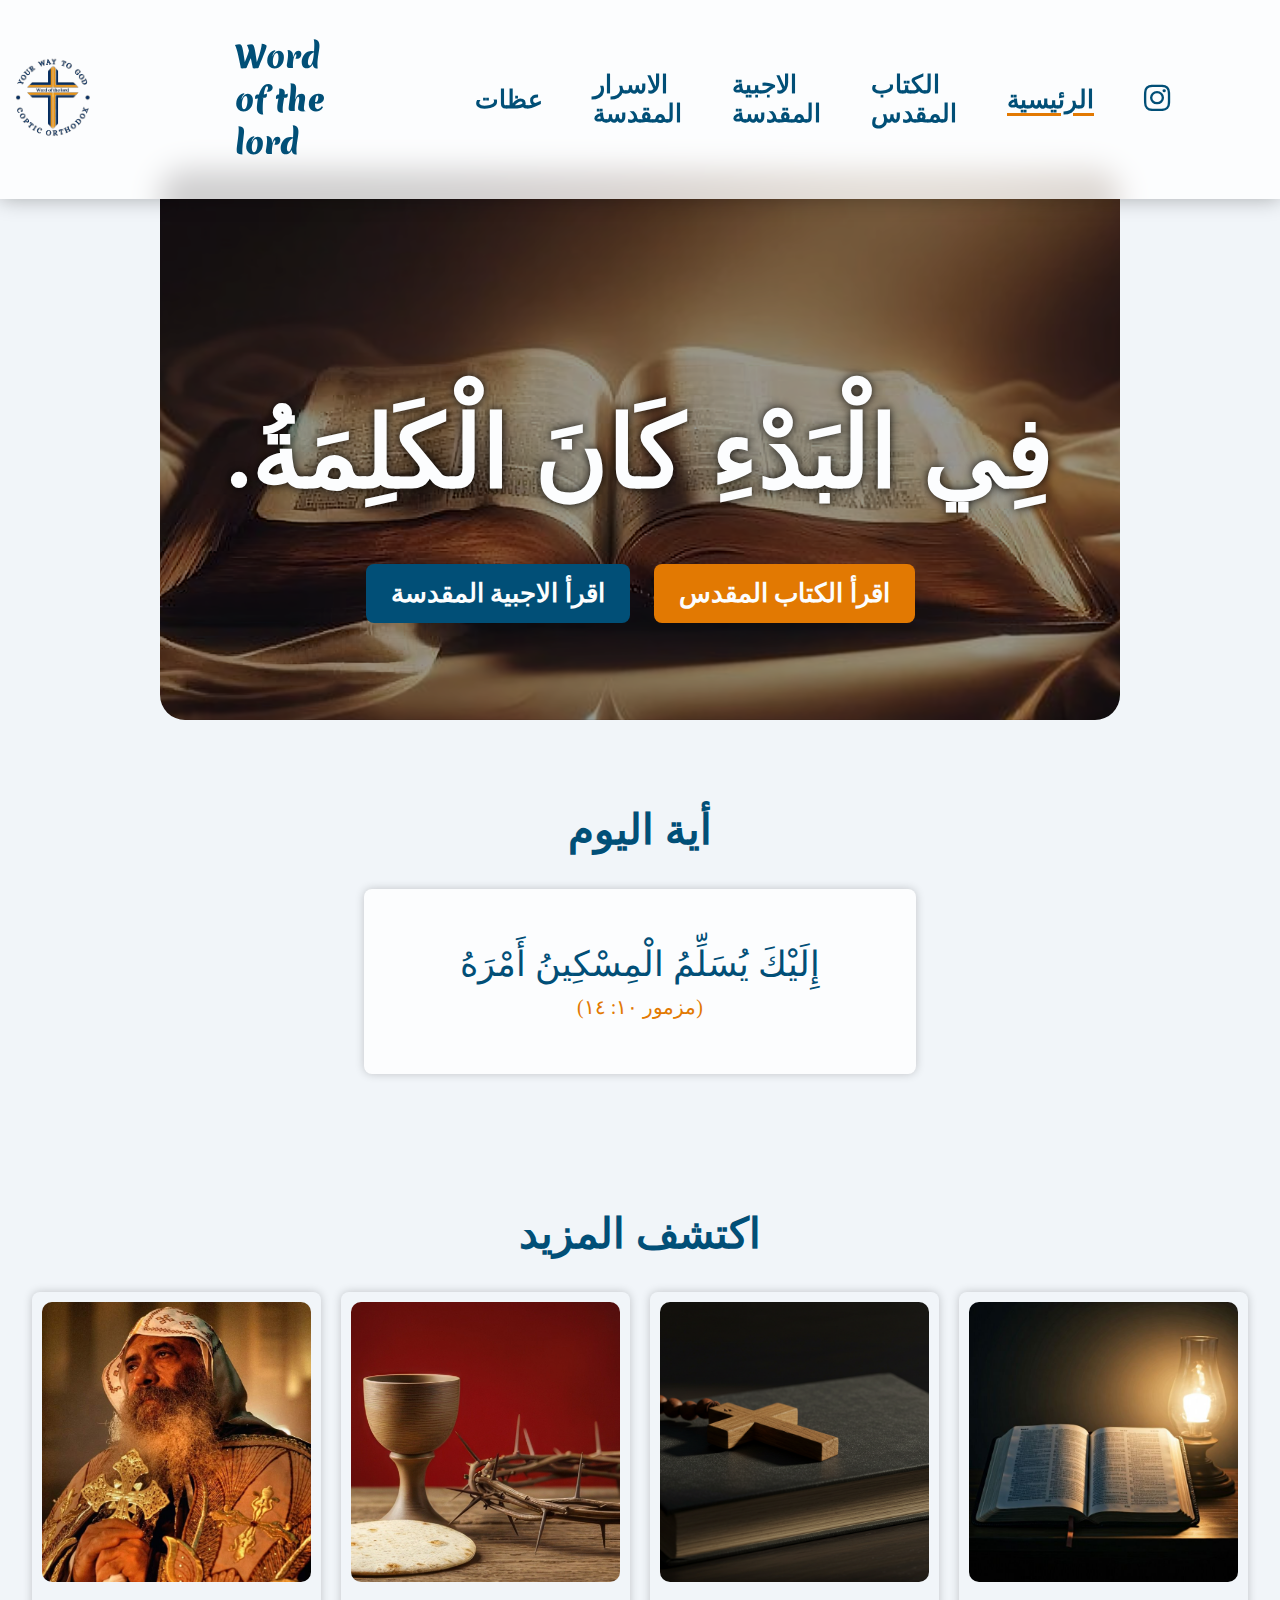
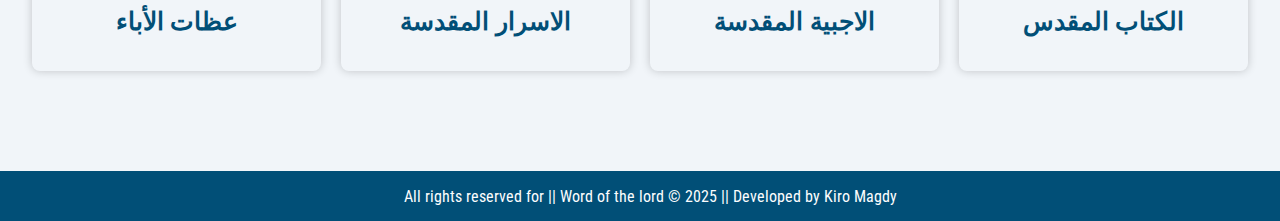
<file: index.html>
<!DOCTYPE html>
<html lang="en , ar">
<head>
    <meta charset="UTF-8">
    <meta name="viewport" content="width=device-width, initial-scale=1.0">
    <link rel="stylesheet" href="https://cdnjs.cloudflare.com/ajax/libs/font-awesome/6.0.0-beta3/css/all.min.css"/>
    <link href="https://fonts.googleapis.com/css2?family=Material+Symbols+Outlined"rel="stylesheet"/>
    <link rel="stylesheet" href="Css/style.css">
    <link rel="icon" href="Materials/Title-Logo.svg" />
    <title>Word of the lord</title>
</head>
<body>
    <nav>
        <div class="nav-container">
            <div class="nav-logo">
                <a href="index.html">
                    <img src="Materials/Logo.svg" alt="Logo">
                </a>
            </div>
            <div>
                <h2>Word of the lord</h2>
            </div>
            <div class="nav-links">
                <a href="Ezaat.html">عظات</a>
                <a href="Asrar.html">الاسرار المقدسة</a>
                <a href="Agpeya.html">الاجبية المقدسة</a>
                <a href="Bible.html">الكتاب المقدس</a>
                <a href="index.html"><span>الرئيسية</span></a>
                <a href="https://www.instagram.com/word_of_the.lord/" target="_blank"><i class="fa-brands fa-instagram"></i></a>
            </div>
        </div>
    </nav>

    <div class="hero-container">
        <img src="Materials/Hero-1.png" alt="Hero">
    </div>
    <article class="overlay-text">
        <h1>.<span>فِي الْبَدْءِ كَانَ الْكَلِمَةُ</span></h1>
        <a href="Bible.html" style="margin-left: 20px; background-color: var(--tertiary-color);">اقرأ الكتاب المقدس</a>
        <a href="Agpeya.html">اقرأ الاجبية المقدسة</a>
    </article>

    <main>
        <h2 class="title">أية اليوم</h2>
        <div class="verses-card">
            <div class="verse-text">
                <p id="verses">مَلاَكُ الرَّبِّ حَالٌّ حَوْلَ خَائِفِيهِ، وَيُنَجِّيهِمْ<span>(المزامير ٣٤: ٧)</span></p>
            </div>
        </div>
    </main>
    <main>
        <h2 class="title">اكتشف المزيد</h2>
        <div class="discover-container">
            <div class="discover-card">
                <a href="Ezaat.html">
                    <img src="Materials/azat.jpeg" alt="">
                    <h3>عظات الأباء</h3>
                </a>
            </div>
            <div class="discover-card">
                <a href="Asrar.html">
                    <img src="Materials/Asrar.jpg" alt="">
                    <h3>الاسرار المقدسة</h3>
                </a>
            </div>
            <div class="discover-card">
                <a href="Agpeya.html">
                    <img src="Materials/Agpeya.jpg" alt="">
                    <h3>الاجبية المقدسة</h3>
                </a>
            </div>
            <div class="discover-card">
                <a href="Bible.html">
                    <img src="Materials/Bible-book.jpeg" alt="">
                    <h3>الكتاب المقدس</h3>
                </a>
            </div>
        </div>
    </main>
    <footer>
        <p>All rights reserved for || Word of the lord &copy; 2025 || Developed by Kiro Magdy</p>
    </footer>
    <script src="JS/Scripts.js"></script>
</body>
</html>
</file>
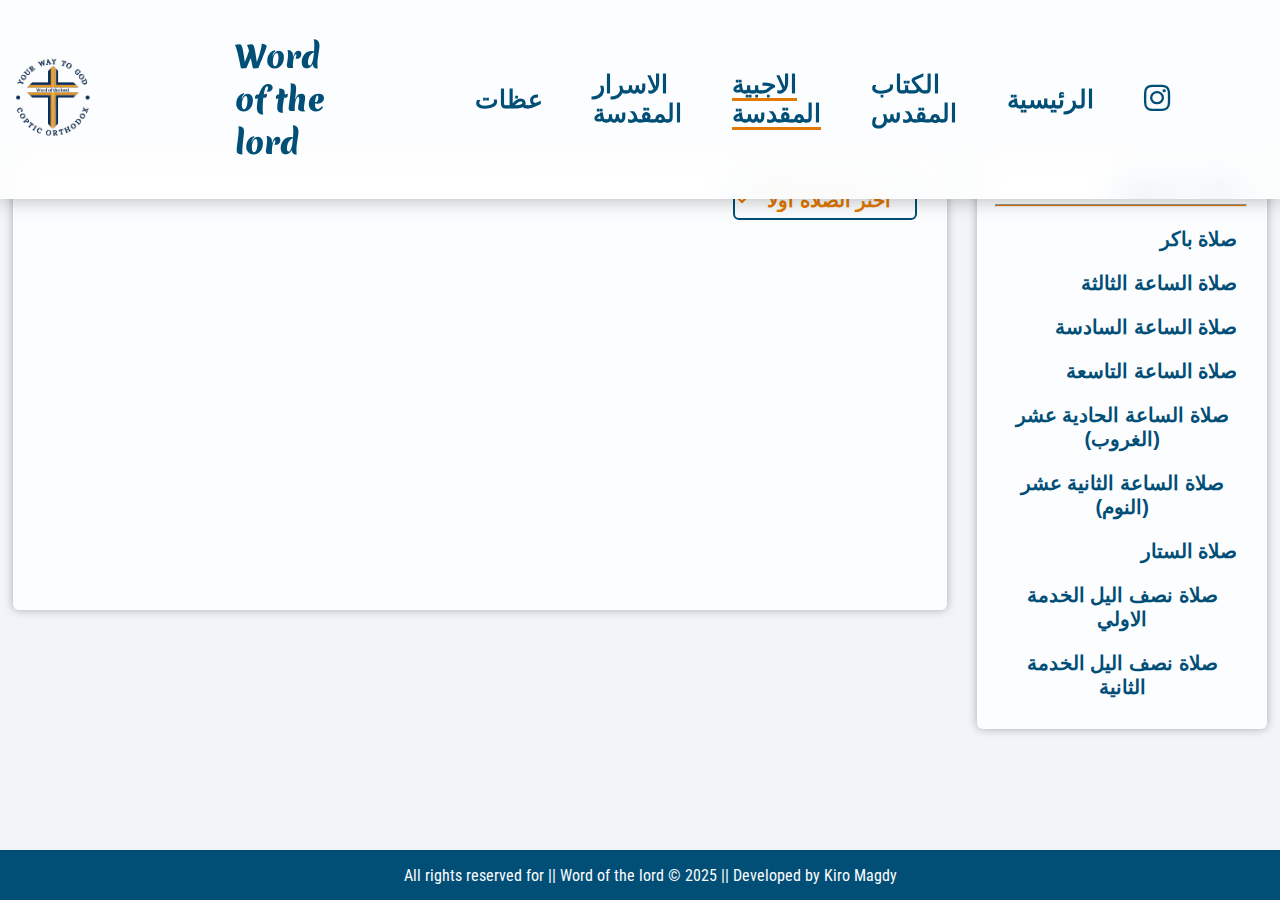
<file: Agpeya.html>
<!DOCTYPE html>
<html lang="en , ar">
<head>
    <meta charset="UTF-8">
    <meta name="viewport" content="width=device-width, initial-scale=1.0">
    <link rel="stylesheet" href="https://cdnjs.cloudflare.com/ajax/libs/font-awesome/6.0.0-beta3/css/all.min.css"/>
    <link href="https://fonts.googleapis.com/css2?family=Material+Symbols+Outlined"rel="stylesheet"/>
    <link rel="stylesheet" href="Css/style.css">
    <link rel="icon" href="Materials/Title-Logo.svg" />
    <title>Word of the lord-الاجبية المقدسة</title>
</head>
<body>
    <nav>
        <div class="nav-container">
            <div class="nav-logo">
                <a href="index.html">
                    <img src="Materials/Logo.svg" alt="Logo">
                </a>
            </div>
            <div>
                <h2>Word of the lord</h2>
            </div>
            <div class="nav-links">
                <a href="Ezaat.html">عظات</a>
                <a href="Asrar.html">الاسرار المقدسة</a>
                <a href="Agpeya.html"><span>الاجبية المقدسة</span></a>
                <a href="Bible.html">الكتاب المقدس</a>
                <a href="index.html">الرئيسية</a>
                <a href="https://www.instagram.com/word_of_the.lord/" target="_blank"><i class="fa-brands fa-instagram"></i></a>
            </div>
        </div>
    </nav>
    <main>
        <div class="agpeya-main-container">
            <div class="agpeya-container-prayers-text">
                <label for="agpeya-container-prayers-text-select"></label>
                <select name="agpeya-container-prayers-text-select" id="agpeya-container-prayers-text-select">
                    <option value="" disabled selected>اختر الصلاة اولاً</option>
                </select>
                <p></p>
            </div>
            <div class="agpeya-container-prayers-name">
                <h2>صلوات السواعي</h2>
                <hr>
                <div class="agpeya-container-prayers-name-btns">
                    <button>صلاة باكر</button>
                    <button>صلاة الساعة الثالثة</button>
                    <button>صلاة الساعة السادسة</button>
                    <button>صلاة الساعة التاسعة</button>
                    <button>صلاة الساعة الحادية عشر (الغروب)</button>
                    <button>صلاة الساعة الثانية عشر (النوم)</button>
                    <button>صلاة الستار</button>
                    <button>صلاة نصف اليل الخدمة الاولي</button>
                    <button>صلاة نصف اليل الخدمة الثانية</button>
                </div>
            </div>
        </div>
    </main>
    <footer>
        <p>All rights reserved for || Word of the lord &copy; 2025 || Developed by Kiro Magdy</p>
    </footer>
    <script src="JS/Scripts.js"></script>
</body>
</html>
</file>
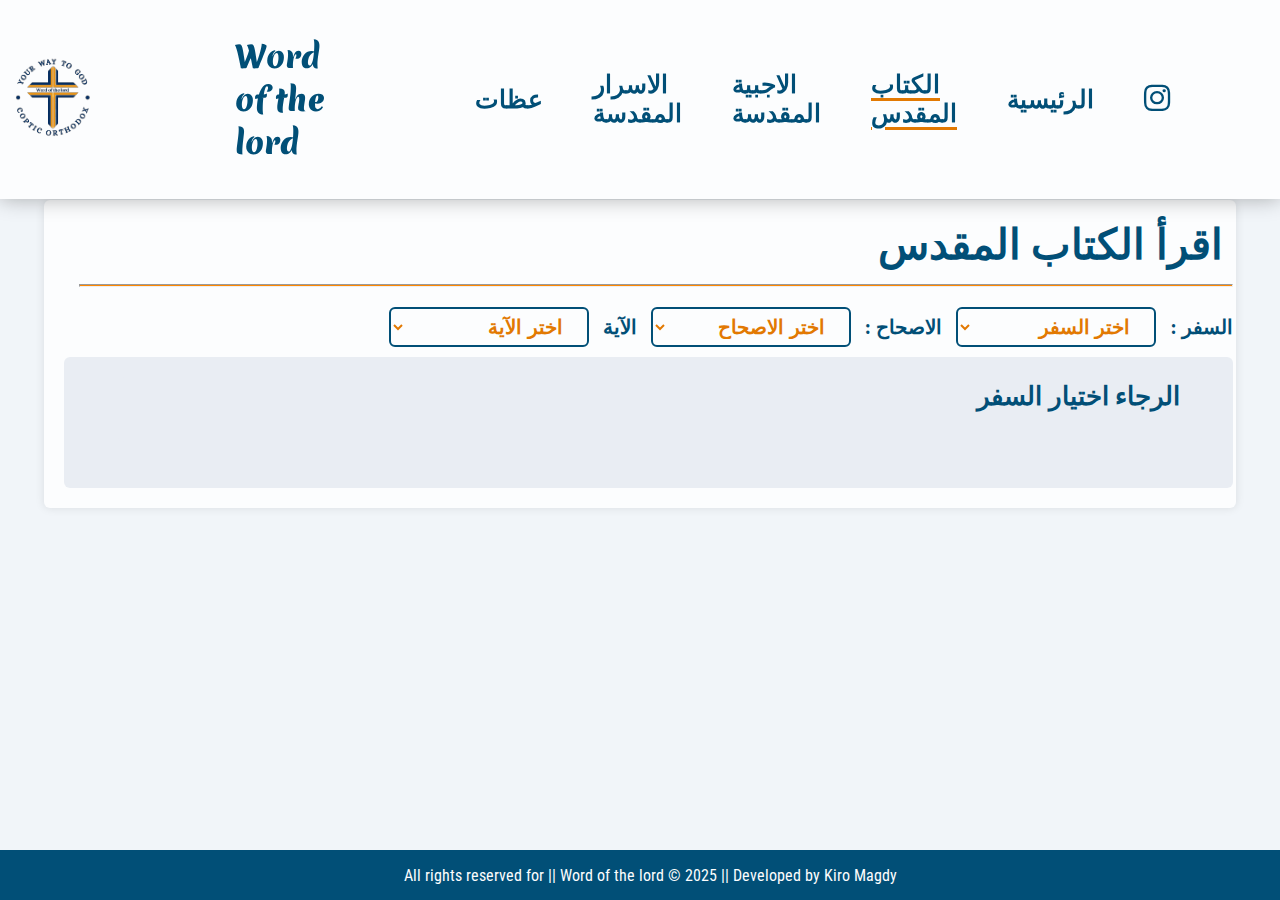
<file: Bible.html>
<!DOCTYPE html>
<html lang="en , ar">
<head>
    <meta charset="UTF-8">
    <meta name="viewport" content="width=device-width, initial-scale=1.0">
    <link rel="stylesheet" href="https://cdnjs.cloudflare.com/ajax/libs/font-awesome/6.0.0-beta3/css/all.min.css"/>
    <link href="https://fonts.googleapis.com/css2?family=Material+Symbols+Outlined"rel="stylesheet"/>
    <link rel="stylesheet" href="Css/style.css">
    <link rel="icon" href="Materials/Title-Logo.svg" />
    <title>Word of the lord-الكتاب المقدس</title>
</head>
<body>
    <nav>
        <div class="nav-container">
            <div class="nav-logo">
                <a href="index.html">
                    <img src="Materials/Logo.svg" alt="Logo">
                </a>
            </div>
            <div>
                <h2>Word of the lord</h2>
            </div>
            <div class="nav-links">
                <a href="Ezaat.html">عظات</a>
                <a href="Asrar.html">الاسرار المقدسة</a>
                <a href="Agpeya.html">الاجبية المقدسة</a>
                <a href="Bible.html"><span>الكتاب المقدس</span></a>
                <a href="index.html">الرئيسية</a>
                <a href="https://www.instagram.com/word_of_the.lord/" target="_blank"><i class="fa-brands fa-instagram"></i></a>
            </div>
        </div>
    </nav>
    <main class="bible-main-container">
            <h2>اقرأ الكتاب المقدس</h2>
            <hr>
            <div class="select-bible-container">
                <div>
                    <select id="verse-select">
                        <option value="" disabled selected>اختر الآية</option>
                    </select>
                    <label for="verse-select">السفر :</label>

                    <select id="book-select">
                        <option value="" disabled selected></option>
                    </select>
                  <label for="book-select">الاصحاح :</label>

                    <select id="chapter-select">
                        <option value="" disabled selected>اختر الاصحاح</option>
                    </select>
                    <label for="chapter-select">الآية</label>
                  </div>
              </div>
              <div class="verse-display-container">
                  <p id="bible-content-area" class="verse-text"></p>
              </div>
    </main>
    <footer>
        <p>All rights reserved for || Word of the lord &copy; 2025 || Developed by Kiro Magdy</p>
    </footer>
    <script src="JS/Scripts.js"></script>
</body>
</html>
</file>
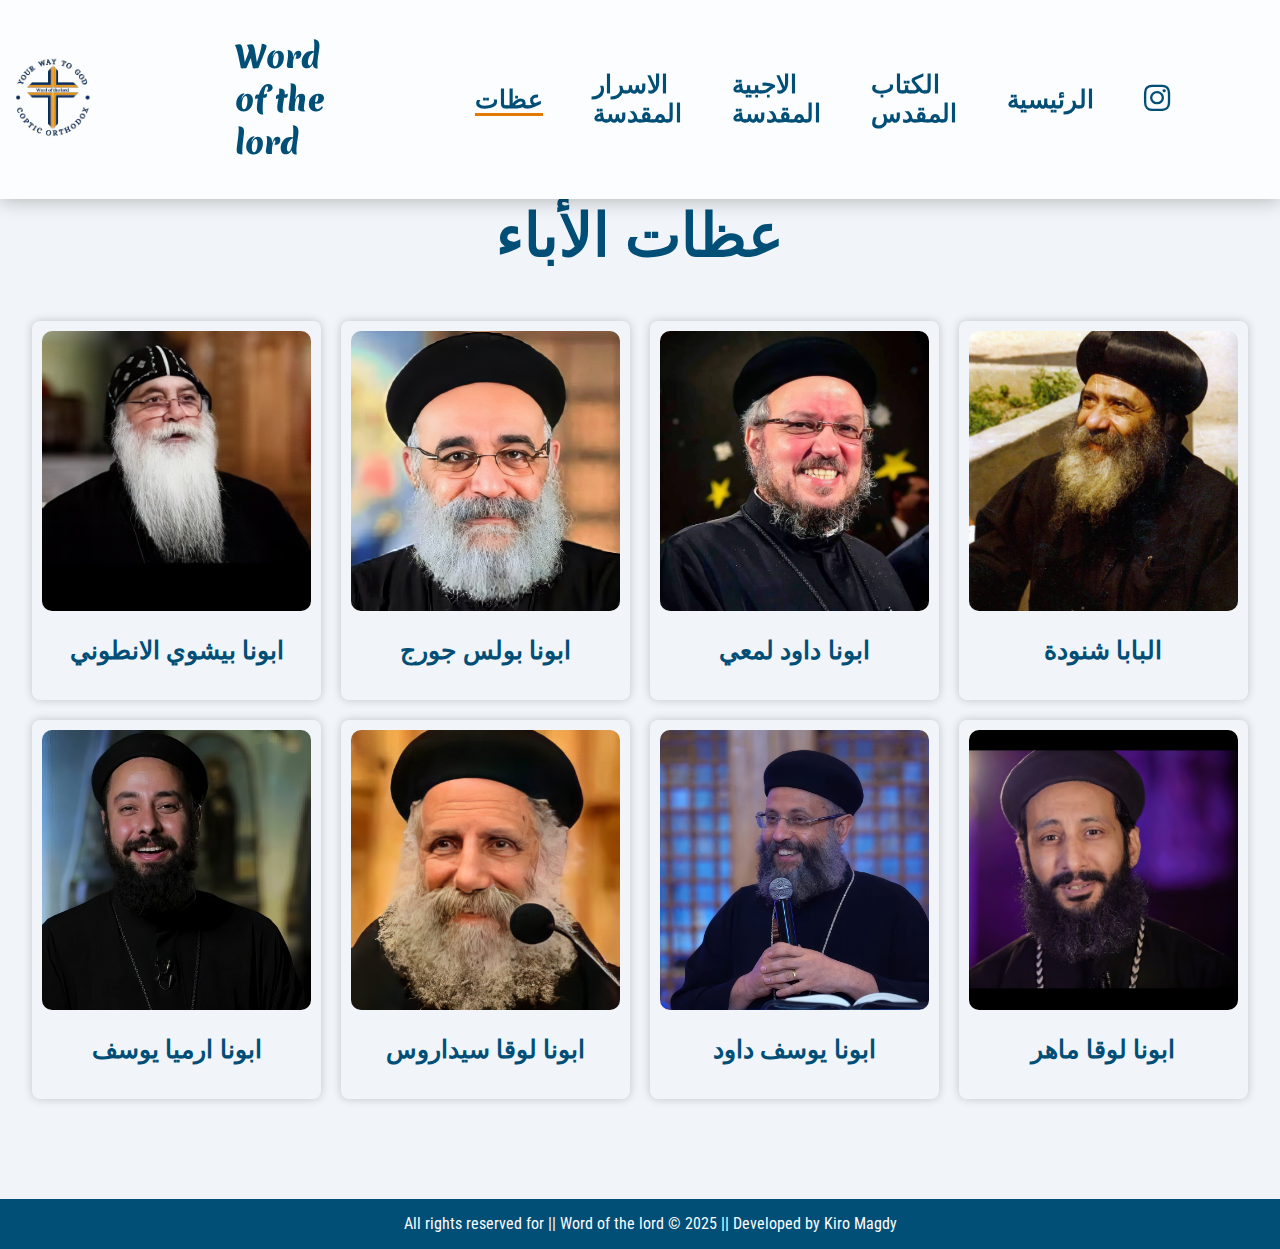
<file: Ezaat.html>
<!DOCTYPE html>
<html lang="en , ar">
<head>
    <meta charset="UTF-8">
    <meta name="viewport" content="width=device-width, initial-scale=1.0">
    <link rel="stylesheet" href="https://cdnjs.cloudflare.com/ajax/libs/font-awesome/6.0.0-beta3/css/all.min.css"/>
    <link href="https://fonts.googleapis.com/css2?family=Material+Symbols+Outlined"rel="stylesheet"/>
    <link rel="stylesheet" href="Css/style.css">
    <link rel="icon" href="Materials/Title-Logo.svg" />
    <title>Word of the lord-عظات</title>
</head>
<body>
    <nav>
        <div class="nav-container">
            <div class="nav-logo">
                <a href="index.html">
                    <img src="Materials/Logo.svg" alt="Logo">
                </a>
            </div>
            <div>
                <h2>Word of the lord</h2>
            </div>
            <div class="nav-links">
                <a href="Ezaat.html"><span>عظات</span></a>
                <a href="Asrar.html">الاسرار المقدسة</a>
                <a href="Agpeya.html">الاجبية المقدسة</a>
                <a href="Bible.html">الكتاب المقدس</a>
                <a href="index.html">الرئيسية</a>
                <a href="https://www.instagram.com/word_of_the.lord/" target="_blank"><i class="fa-brands fa-instagram"></i></a>
            </div>
        </div>
    </nav>

    <main style="margin-top: 150px;">
        <h2 class="title" style="font-size: 60px;">عظات الأباء</h2>
        <div class="discover-container">
            <div class="discover-card">
                <a href="https://www.youtube.com/watch?v=3T6FaznVBQ4&list=PLtNUS9iucjQPnHAFxNizcYl9SzjGaP4mV" target="_blank">
                    <img src="Materials/Abona-bishoy-alantony.jpg" loading="lazy" alt="">
                    <h3>ابونا بيشوي الانطوني</h3>
                </a>
            </div>
            <div class="discover-card">
                <a href="https://www.youtube.com/watch?v=LgRyCQyUduA&list=PLp3kVQq-Y75m1ON9j6S83pwboJhRWSBrb" target="_blank">
                    <img src="Materials/Abona-Boles-George.jpg" loading="lazy" alt="">
                    <h3>ابونا بولس جورج</h3>
                </a>
            </div>
            <div class="discover-card">
                <a href="https://www.youtube.com/watch?v=nFukVbI8OR0&list=PLLLbDFypI3rleJvfdijYivWMc9lUoWFpd" target="_blank">
                    <img src="Materials/Abona-dawod.jpg" loading="lazy" alt="">
                    <h3>ابونا داود لمعي</h3>
                </a>
            </div>
            <div class="discover-card">
                <a href="https://www.youtube.com/watch?v=PFfaYI7AikY&list=PLhaYpHWNPoZR2HwS_NeuyQ2htHHMZ1bZm" target="_blank">
                    <img src="Materials/Ava-shenoda.jpeg" loading="lazy" alt="">
                    <h3>البابا شنودة</h3>
                </a>
            </div>            
            <div class="discover-card">
                <a href="https://www.youtube.com/watch?v=hseNdSm6Wqs&list=PLtD1kQ6WtOKI2EkCp1_E1UPZoLxJAY337" target="_blank">
                    <img src="Materials/Abona-armia-youssef.jpg" loading="lazy" alt="">
                    <h3>ابونا ارميا يوسف</h3>
                </a>
            </div>
            <div class="discover-card">
                <a href="https://www.youtube.com/watch?v=_GAgk-imDGE&list=PLA2ljm-0bMeS4-dxV-oLcNqrct3Lk_GLM" target="_blank">
                    <img src="Materials/Abona-loqa-sedaros.jpg" loading="lazy" alt="">
                    <h3>ابونا لوقا سيداروس</h3>
                </a>
            </div>            
            <div class="discover-card">
                <a href="https://www.youtube.com/watch?v=_dgvjfNxCOU&list=PLVXEuD21HhmY2XRAJXjzRiMU8mmk_qBLz" target="_blank">
                    <img src="Materials/Abona-yousuf-daoud.jpg" loading="lazy" alt="">
                    <h3>ابونا يوسف داود</h3>
                </a>
            </div>            
            <div class="discover-card">
                <a href="https://www.youtube.com/watch?v=YfbDbOmJ0d8&list=PLkT1ny5c8Q7O_ImAeJdPnRBtoERWouDdo" target="_blank">
                    <img src="Materials/Abona-loqa-maher.jpg" loading="lazy" alt="">
                    <h3>ابونا لوقا ماهر</h3>
                </a>
            </div>            
        </div>
    </main>
    <footer>
        <p>All rights reserved for || Word of the lord &copy; 2025 || Developed by Kiro Magdy</p>
    </footer>
    <script src="JS/Scripts.js"></script>
</body>
</html>
</file>
<file: Css/style.css>
/*Font*/
@import url('https://fonts.googleapis.com/css2?family=Roboto+Condensed:ital,wght@0,100..900;1,100..900&display=swap');
@import url('https://fonts.googleapis.com/css2?family=Merienda:wght@300..900&display=swap');
@import url('https://fonts.googleapis.com/css2?family=Rubik:ital,wght@0,300..900;1,300..900&display=swap');
:root{
    --nav-color: #fcfdfe;
    --BG-color: #f1f5f9;
    --footer-color: #014f77;
    --secondary-color: #014f77;
    --tertiary-color: #e27902;
}
body{
    margin: 0;
    padding: 0;
    background-color: var(--BG-color);
    min-height: 100vh;
    display: flex;
    flex-direction: column;
    overflow-x: hidden;
}
nav{
    background-color: rgba(255, 255, 255, 0.8);
    backdrop-filter: blur(15px);
    display: flex;
    justify-content: end;
    align-items: center;
    padding: 10px;
    box-shadow: 0 0 20px 0 rgba(0, 0, 0, 0.3);
    position: fixed;
    top: 0;
    left: 0;
    right: 0;
    z-index: 1000;
    flex-wrap: wrap;
}
.nav-container{
    display: flex;
    justify-content: flex-end;
    align-items: center;
    margin-right: 100px;
    gap: 140px;
}
.nav-container h2{
    font-size: 30px;
    color: var(--secondary-color);
    font-weight: 900;
    font-family: 'Merienda', cursive;
    transition: transform 0.3s ease;
}
.nav-logo img {
    width: 85px;
    height: auto;
    transition: transform 0.3s ease;
}
.nav-logo img:hover{
    transform: scale(1.1);
}
.nav-links {
    display: flex;
    align-items: center;
    gap: 50px;
}
.nav-links a{
    text-decoration: none;
    color: var(--secondary-color);
    font-size: 25px;
    font-weight: 600;
    transition: color 0.3s ease;
    transition: transform 0.3s ease;
}
.nav-links a:hover{
    color: var(--tertiary-color);
    text-decoration: underline 3px solid var(--tertiary-color);
    text-underline-offset: 5px;
    transform: scale(1.1);
}
.nav-links i{
    font-size: 30px;
}
.nav-links span{
    text-decoration: underline 3px solid var(--tertiary-color);
    text-underline-offset: 5px;
}
.hero-container{
    display: flex;
    justify-content: center;
    align-items: center;
    margin-top: 170px;
}
.hero-container img{
    width: 75%;
    height: 550px;
    object-fit: cover;
    border-radius: 25px;
    filter: brightness(0.6);
    margin-bottom: 50px;
}
.overlay-text{
    position: absolute;
    top: 52%;
    left: 50%;
    transform: translate(-50%, -50%);
    text-align: center;
    width: 100%;
}
.overlay-text h1{
    font-size: 100px;
    color: var(--nav-color);
    font-weight: 600;
    text-shadow: 0 0 10px rgba(0, 0, 0, 0.9);
}
.overlay-text a{
    text-decoration: none;
    color: var(--nav-color);
    font-size: 26px;
    font-weight: 600;
    background-color: var(--secondary-color);
    padding: 15px 25px;
    border-radius: 8px;
    margin: 0 auto;
    transition: background-color 0.3s ease;
}
.overlay-text a:hover{
    background-color: black !important;
}
.title{
    font-size: 42px;
    color: var(--secondary-color);
    font-weight: 600;
    text-align: center;
}
.verses-card{
    display: flex;
    justify-content: center;
    align-items: center;
    margin: 0 auto;
    margin-bottom: 100px;
    background-color: var(--nav-color);
    width: 40%;
    height: auto;
    border-radius: 8px;
    padding: 20px;
    box-shadow: 0 0 10px 0 rgba(0, 0, 0, 0.2);
    flex-wrap: wrap;
}
.verse-text{
    font-size: 35px;
    color: var(--secondary-color);
    display: flex;
    flex-direction: column;
    align-items: center;
    text-align: center;
}
.verse-text span{
    font-size: 20px;
    font-weight: 400;
    color: var(--tertiary-color);
    margin-top: 10px;
    display: block;
}
.discover-container{
    display: flex;
    justify-content: center;
    align-items: center;
    margin: 0 auto;
    gap: 20px;
    margin-bottom: 100px;
    flex-wrap: wrap;
}
.discover-card{
    display: flex;
    justify-content: center;
    align-items: center;
    flex-direction: column;
    width: 21%;
    height: auto;
    border-radius: 8px;
    box-shadow: 0 0 10px 0 rgba(0, 0, 0, 0.2);
    padding: 10px;
    transition: transform 0.3s ease;
    flex-wrap: wrap;
}
.discover-card:hover{
    transform: scale(1.06);

}
.discover-card img{
    width: 100%;
    height: 280px;
    object-fit: cover;
    border-radius: 10px;
}
.discover-card h3{
    font-size: 25px;
    color: var(--secondary-color);
    font-weight: 600;
}
.discover-card a{
    display: flex;
    justify-content: center;
    align-items: center;
    flex-direction: column;
    text-decoration: none;
    color: var(--secondary-color);
    font-weight: 600;
    width: 100%;
    height: 100%;
}
footer{
    background-color: var(--footer-color);
    color: var(--nav-color);
    padding: 10px;
    height: 30px;
    display: flex;
    justify-content: center;
    align-items: center;
    margin-top: auto;
    width: 100%;
}
footer p{
    font-size: 16px;
    font-weight: 400;
    font-family: 'Roboto Condensed', sans-serif;
}
/*----------------------------------*/
.bible-main-container{
    display: flex;
    align-items: end;
    flex-direction: column;
    width: 90%;
    height: auto;
    box-shadow: 0 0 10px 0 rgba(0, 0, 0, 0.1);
    border-radius: 6px;
    padding: 20px;
    margin: 0 auto;
    margin-top: 200px;
    margin-bottom: 100px;
    background-color: var(--nav-color);
    flex-wrap: wrap;
}
.bible-main-container h2{
    font-size: 42px;
    color: var(--secondary-color);
    font-weight: 600;
    margin: 0;
    margin-bottom: 15px;
    margin-right: 10px;
}
.bible-main-container hr{
    width: 100%;
    height: 1px;
    background-color:#ff8800;
    margin: 0;
}
.select-bible-container{
    display: flex;
    justify-content: center;
    align-items: center;
    margin-top: 20px;
    gap: 20px;
    flex-wrap: wrap;
}
.select-bible-container label{
    margin-left: 10px;
    font-size: 20px;
    color: var(--secondary-color);
    font-weight: 600;
}
.select-bible-container select{
    width: auto;
    min-width: 200px;
    height: 40px;
    border: 2px solid var(--secondary-color);
    border-radius: 6px;
    outline: none;
    font-size: 20px;
    color: var(--tertiary-color);
    font-weight: 600;
    padding: 0 15px;
    background-color: var(--nav-color);
    cursor: pointer;
    transition: all 0.3s ease;
    text-align: right;
    direction: rtl;
    margin-left: 10px;
    -webkit-padding-start: calc(15px + 5px);
    padding-inline-start: calc(15px + 5px);
}
.select-bible-container select:hover{
    border-color: var(--tertiary-color);
}
.select-bible-container select option{
    background-color: var(--nav-color);
    color: var(--secondary-color);
    font-size: 18px;
    text-align: right;
    direction: rtl;
}
.verse-display-container{
    display: flex;
    justify-content: end;
    align-items: start;
    text-align: start;
    width: 98%;
    background-color: #e9edf3;
    border-radius: 6px;
    padding: 20px;
    margin-top: 10px;
    flex-wrap: wrap;
}
.verse-display-container p{
    width: 98%;
    font-size: 26px;
    color: var(--secondary-color);
    font-weight: 600;
    text-align: right;
    direction: rtl;
    margin-top: 0;
    line-height: 1.5;
}
.verses{
    list-style: none;
    padding: 0;
    margin: 0;
    width: 100%;
}
.verses li{
    margin-bottom: 10px;
    text-align: right;
    direction: rtl;
}
.verses li strong{
    color: var(--tertiary-color);
    margin-left: 5px;
}
/*------------asrar--------------------*/
.asrar-container{
    display: flex;
    justify-content: center;
    width: 77%;
    height: auto;
    padding: 20px;
    margin: 0 auto;
    margin-bottom: 100px;
    box-shadow: 0 0 10px 0 rgba(0, 0, 0, 0.1);
    border-radius: 6px;
    gap: 20px;
}
.asrar-container img{
    width: 600px;
    height: auto;
    object-fit: cover;
    border-radius: 6px;
}
.asrar-content{
    display: flex;
    flex-direction: column;
    align-items: flex-end;
    align-self: flex-start;
    width: 60%;
    margin: 0;
}
.asrar-content h3{
    font-size: 30px;
    color: var(--secondary-color);
    font-weight: 600;
    margin: 0;
}
.asrar-content span{
    font-size: 24px;
    color: var(--tertiary-color);
    font-weight: 600;
    margin-left: 10px;
}
.asrar-content p{
    text-align: right;
    font-size: 22px;
    color: black;
    font-weight: 500;
    margin-top: 10px;
    font-family: 'Rubik', sans-serif;
    line-height: 1.5;
}
/*-----------------------agpeya--------------------*/
.agpeya-main-container{
    display: flex;
    justify-content: center;
    align-items: start;
    width: 98%;
    height: auto;
    margin: 0 auto;
    margin-top: 150px;
    margin-bottom: 50px;
    gap: 30px;
}
.agpeya-container-prayers-name{
    display: flex;
    justify-content: start;
    align-items: end;
    flex-direction: column;
    width: 20%;
    height: auto;
    box-shadow: 0 0 10px 0 rgba(0, 0, 0, 0.3);
    border-radius: 6px;
    padding: 20px;
    background-color: var(--nav-color);
}
.agpeya-container-prayers-text{
    display: flex;
    justify-content: start;
    align-items: end;
    flex-direction: column;
    width: 70%;
    height: auto;
    min-height: 400px;
    box-shadow: 0 0 10px 0 rgba(0, 0, 0, 0.3);
    border-radius: 6px;
    padding: 30px;
    background-color: var(--nav-color);
}
.agpeya-container-prayers-text select{
    width: auto;
    min-width: 150px;
    max-width: 270px;
    height: 40px;
    border: 2px solid var(--secondary-color);
    border-radius: 6px;
    outline: none;
    font-size: 20px;
    color: var(--tertiary-color);
    font-weight: 600;
    padding: 0 15px;
    background-color: var(--nav-color);
    cursor: pointer;
    transition: all 0.3s ease;
    text-align: right;
    direction: rtl;
    margin-bottom: 20px;
    -webkit-padding-start: calc(15px + 5px);
    padding-inline-start: calc(15px + 5px);
}
.agpeya-container-prayers-text select:hover{
    border-color: var(--tertiary-color);
}
.agpeya-container-prayers-text select option{
    background-color: var(--nav-color);
    color: var(--secondary-color);
    font-size: 18px;
    text-align: right;
    direction: rtl;
}
.agpeya-container-prayers-text p{
    text-align: right;
    font-family: 'Rubik', sans-serif;
    font-size: 20px;
    color: var(--secondary-color);
    margin: 0;
}
.agpeya-container-prayers-name h2{
    font-family: 'Rubik', sans-serif;
    font-size: 20px;
    color: var(--secondary-color);
    font-weight: 600;
    margin: 0;
}
.agpeya-container-prayers-name hr{
    width: 100%;
    height: 1px;
    background-color: var(--tertiary-color);
    margin: 0;
    margin-top: 10px;
}
.agpeya-container-prayers-name-btns{
    display: flex;
    justify-content: center;
    align-items: end;
    flex-direction: column;
    width: 100%;
    height: auto;
    gap: 0px;
    margin-top: 10px;
}
.agpeya-container-prayers-name-btns button{
    display: flex;
    justify-content: flex-end;
    align-items: flex-end;
    background-color: var(--nav-color);
    border: none;
    padding: 10px 10px;
    width: 100%;
    border-radius: 6px;
    outline: none;
    font-size: 20px;
    color: var(--secondary-color);
    font-weight: 600;
    cursor: pointer;
    transition: all 0.3s ease;
}
.agpeya-container-prayers-name-btns button:hover{
    background-color: #d7e0e9;
}
.agpeya-container-prayers-name-btns button:focus{
    background-color: rgb(0, 0, 25);
    color: var(--nav-color);
}
.agpeya-container-prayers-name-btns button.active {
    background-color: rgb(0, 0, 25);
    color: var(--nav-color);
}
/*--------------------------------media queries--------------------------------*/
/* Large Desktop (1200px and up) */
@media screen and (min-width: 1200px) {
    .discover-card {
        width: 21%;
    }
    .verses-card {
        width: 40%;
    }
    .asrar-container {
        width: 77%;
    }
}

/* Desktop and Small Laptop (992px to 1199px) */
@media screen and (max-width: 1199px) {
    .nav-container {
        gap: 60px;
        margin-right: 30px;
    }
    .nav-links {
        gap: 25px;
    }
    .nav-links a {
        font-size: 22px;
    }
    .nav-container h2 {
        font-size: 26px;
    }
    .nav-logo img {
        width: 75px;
    }
    .discover-card {
        width: 28%;
    }
    .verses-card {
        width: 50%;
    }
    .asrar-container {
        width: 85%;
    }
    .overlay-text h1 {
        font-size: 80px;
    }
}

/* Tablet and Small Desktop (768px to 991px) */
@media screen and (max-width: 991px) {
    nav {
        padding: 12px;
        justify-content: center;
    }
    .nav-container {
        gap: 30px;
        margin-right: 0;
        justify-content: center;
    }
    .nav-links {
        gap: 20px;
    }
    .nav-links a {
        font-size: 20px;
    }
    .nav-container h2 {
        font-size: 24px;
    }
    .nav-logo img {
        width: 65px;
    }
    .discover-card {
        width: 40%;
    }
    .verses-card {
        width: 70%;
    }
    .hero-container img {
        width: 85%;
        height: 450px;
    }
    .overlay-text h1 {
        font-size: 60px;
    }
    .asrar-container {
        width: 90%;
        flex-direction: column;
        align-items: center;
    }
    .asrar-content {
        width: 90%;
    }
    .asrar-container img {
        width: 90%;
    }
    
    /* Bible Section */
    .bible-main-container {
        width: 95%;
        margin-top: 150px;
    }
    .select-bible-container {
        gap: 15px;
    }
    .select-bible-container select {
        min-width: 150px;
    }
    
    /* Agpeya Section */
    .agpeya-main-container {
        flex-direction: column;
        align-items: center;
        gap: 20px;
    }
    .agpeya-container-prayers-name {
        width: 90%;
    }
    .agpeya-container-prayers-text {
        width: 90%;
    }
}

/* Mobile Landscape (576px to 767px) */
@media screen and (max-width: 767px) {
    nav {
        padding: 10px;
    }
    .nav-container {
        flex-direction: column;
        gap: 15px;
        margin-right: 0;
    }
    .nav-links {
        flex-direction: row;
        flex-wrap: wrap;
        justify-content: center;
        gap: 15px;
    }
    .nav-links a {
        font-size: 18px;
    }
    .nav-container h2 {
        font-size: 22px;
    }
    .nav-logo img {
        width: 60px;
    }
    .discover-card {
        width: 80%;
    }
    .verses-card {
        width: 85%;
    }
    .hero-container {
        margin-top: 200px;
    }
    .hero-container img {
        width: 90%;
        height: 350px;
    }
    .overlay-text h1 {
        font-size: 40px;
    }
    .overlay-text a {
        font-size: 20px;
        padding: 12px 20px;
    }
    .title {
        font-size: 32px;
    }
    .verse-text {
        font-size: 28px;
    }
    
    /* Bible Section */
    .bible-main-container {
        margin-top: 220px;
    }
    .bible-main-container h2 {
        font-size: 32px;
    }
    .select-bible-container select {
        width: 100%;
        min-width: unset;
    }
    .verse-display-container p {
        font-size: 22px;
    }
    
    /* Asrar Section */
    .asrar-content h3 {
        font-size: 26px;
    }
    .asrar-content span {
        font-size: 20px;
    }
    .asrar-content p {
        font-size: 18px;
    }
}

/* Mobile Portrait (up to 575px) */
@media screen and (max-width: 575px) {
    nav {
        padding: 5px;
        height: auto;
    }
    .nav-container {
        display: flex;
        justify-content: center;
        align-items: center;
        flex-direction: row;
        margin-right: 0;
        gap: 0px;
        padding: 5px;
    }
    .nav-links {
        gap: 0px;
        flex-wrap: wrap;
        justify-content: center;
    }
    .nav-links a {
        font-size: 14px;
        padding: 5px;
        margin: 0px 5px;
        margin-right: 25px;
    }
    .nav-container h2 {
        display: none;
    }
    .nav-logo img {
        width: 40px;
        height: 40px;
        padding: 0;
    }
    .nav-links i{
        font-size: 15px;
    }
    .discover-card {
        width: 90%;
    }
    .verses-card {
        width: 90%;
        padding: 15px;
    }
    .hero-container {
        margin-top: 100px;
    }
    .hero-container img {
        width: 85%;
        height: 250px;
    }
    .overlay-text{
        top: 30%;
    }
    .overlay-text a {
        font-size: 12px;
        padding: 10px 15px;
        margin: 0;
    }
    .title {
        font-size: 28px;
    }
    .verses-card{
        width: 70%;
    }
    .verse-text {
        font-size: 24px;
    }
    .verse-text span {
        font-size: 16px;
    }
    .discover-container{
        display: flex;
        justify-content: center;
        align-items: center;
        margin: 0 auto;
        gap: 5px;
        margin-bottom: 50px;
    }
    .discover-card{
        width: 43%;
        text-align: center;
    }
    .discover-card img{
        width: 100%;
        min-height: 200px;
        max-height: 200px;
        object-fit: cover;
    }
    .footer{
        font-size: 10px;
        display: flex;
        justify-content: center;
        align-items: center;
        text-align: center;
    }
    /* Bible Section */
    .bible-main-container {
        width: 95%;
        padding: 15px;
        margin-top: 150px;
        display: flex;
        justify-content: center;
        align-items: center;
        flex-direction: column;
    }
    .bible-main-container h2 {
        font-size: 24px;
    }
    .select-bible-container label {
        font-size: 16px;
    }
    .select-bible-container{
        gap: 5px;
    }
    .select-bible-container select {
        justify-content: center;
        align-items: center;
        flex-wrap: wrap;
        font-size: 16px;
        height: 35px;
        max-width: 30px;
    }
    .verse-display-container {
        padding: 15px;
        display: flex;
        justify-content: center;
        align-items: center;
        flex-wrap: wrap;
        width: 90%;
        min-height: 100px;
        gap: 0px;
    }
    .verse-display-container p {
        font-size: 18px;
    }
    .select-bible-container select{
        width: 15%;
    }
    /* Agpeya Section */
    .agpeya-container-prayers-text {
        padding: 15px;
    }
    .agpeya-container-prayers-text select {
        font-size: 16px;
        height: 35px;
    }
    .agpeya-container-prayers-text p {
        font-size: 16px;
    }
    .agpeya-container-prayers-name-btns button {
        font-size: 16px;
        padding: 8px;
    }
    .asrar-container{
        display: flex;
        justify-content: center;
        align-items: center;
        flex-direction: column;
        gap: 10px;
        width: 80%;
    }
    .asrar-container img{
        width: 100%;
    }
    .asrar-content{ 
        width: 100%;
    }
    .asrar-content h3{
        font-size: 24px;
    }
    .asrar-content span{
        font-size: 18px;
    }
    .title{
        margin-top: 0px;
    }
}
</file>
